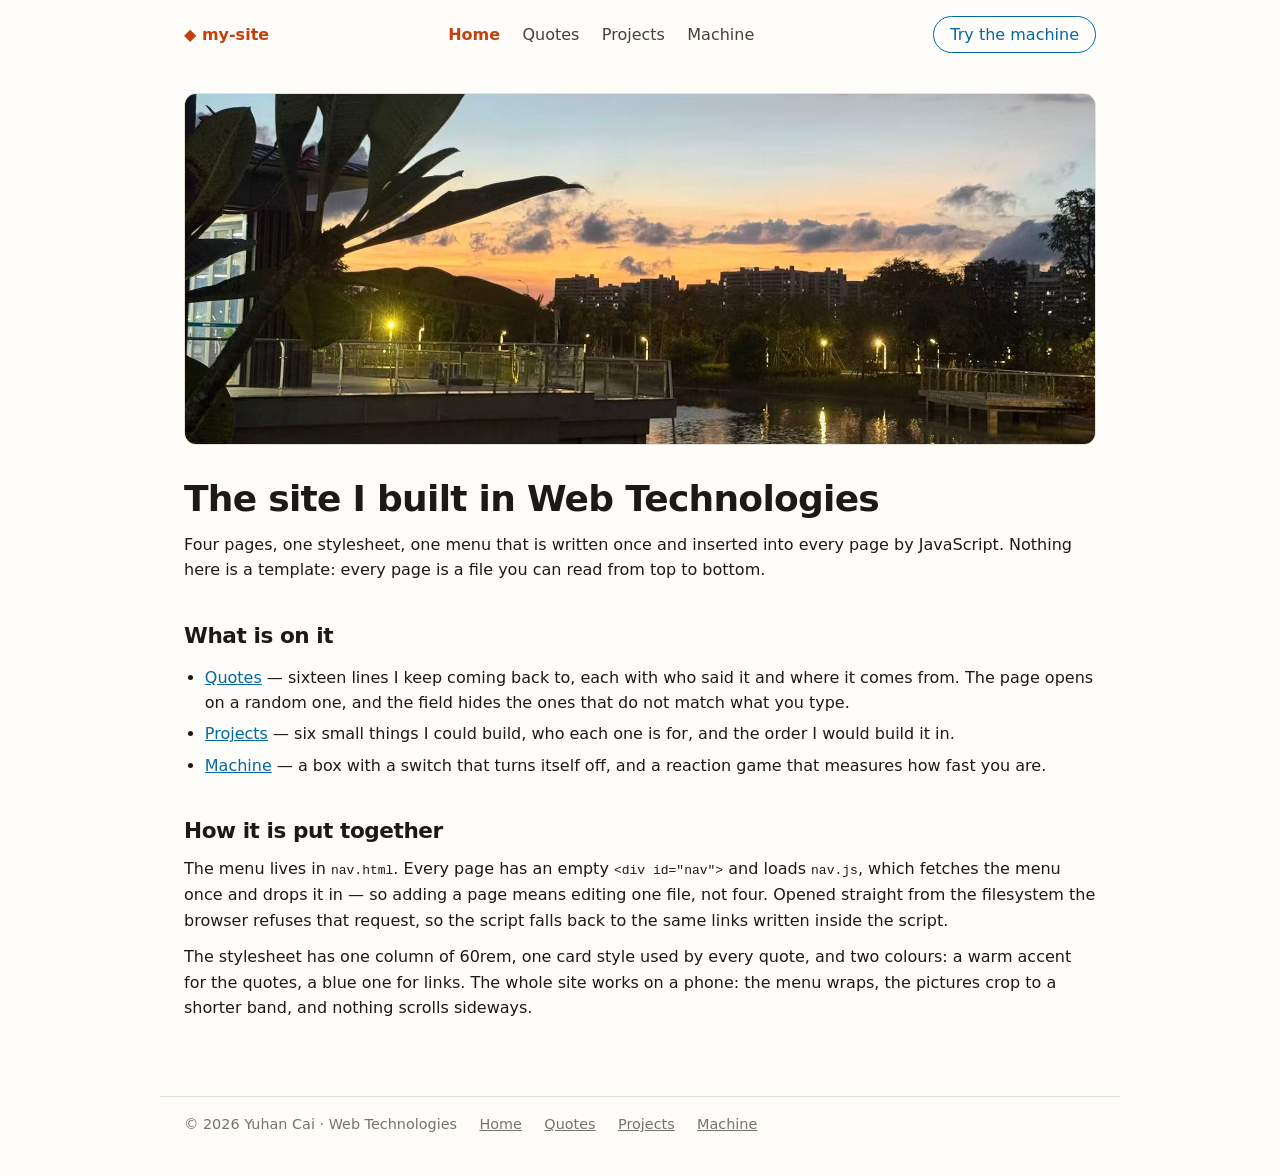
<file: index.html>
<!DOCTYPE html>
<html lang="en">
<head>
<meta charset="utf-8">
<meta name="viewport" content="width=device-width, initial-scale=1">
<title>my-site — the learning website</title>
<meta name="description" content="The site I built during Web Technologies: a home page, sixteen quotes, project ideas, and a machine that turns itself off.">
<link rel="icon" href="Images/favicon-32.png" sizes="32x32" type="image/png">
<link rel="apple-touch-icon" href="Images/icon-180.png">
<meta name="theme-color" content="#fffdf9">
<meta property="og:type" content="website">
<meta property="og:site_name" content="my-site">
<meta property="og:title" content="my-site — the learning website">
<meta property="og:description" content="Four pages built during Web Technologies, with one menu shared by all of them.">
<meta property="og:url" content="https://cccyyyhhh123.github.io/my-site/">
<meta property="og:image" content="https://cccyyyhhh123.github.io/my-site/Images/cover-1200x630.jpg">
<meta property="og:image:width" content="1200">
<meta property="og:image:height" content="630">
<meta name="twitter:card" content="summary_large_image">
<link rel="stylesheet" href="style.css">
</head>
<body>

<div id="nav"></div>

<main>
  <div class="hero">
    <img src="Images/hero.jpg"
         alt="The lake on campus at sunset, with the walkway and the lights coming on">
  </div>

  <h1>The site I built in Web Technologies</h1>
  <p>Four pages, one stylesheet, one menu that is written once and inserted into
     every page by JavaScript. Nothing here is a template: every page is a file
     you can read from top to bottom.</p>

  <h2>What is on it</h2>
  <ul>
    <li><a href="quotes.html">Quotes</a> — sixteen lines I keep coming back to, each with
        who said it and where it comes from. The page opens on a random one, and the
        field hides the ones that do not match what you type.</li>
    <li><a href="project.html">Projects</a> — six small things I could build, who each
        one is for, and the order I would build it in.</li>
    <li><a href="machine.html">Machine</a> — a box with a switch that turns itself off,
        and a reaction game that measures how fast you are.</li>
  </ul>

  <h2>How it is put together</h2>
  <p>The menu lives in <code>nav.html</code>. Every page has an empty
     <code>&lt;div id="nav"&gt;</code> and loads <code>nav.js</code>, which fetches the
     menu once and drops it in — so adding a page means editing one file, not four.
     Opened straight from the filesystem the browser refuses that request, so the
     script falls back to the same links written inside the script.</p>
  <p>The stylesheet has one column of 60rem, one card style used by every quote, and
     two colours: a warm accent for the quotes, a blue one for links. The whole site
     works on a phone: the menu wraps, the pictures crop to a shorter band, and
     nothing scrolls sideways.</p>
</main>

<footer class="site-footer">
  <span>© 2026 Yuhan Cai · Web Technologies</span>
  <a href="index.html">Home</a>
  <a href="quotes.html">Quotes</a>
  <a href="project.html">Projects</a>
  <a href="machine.html">Machine</a>
</footer>

<script src="nav.js"></script>
</body>
</html>
</file>
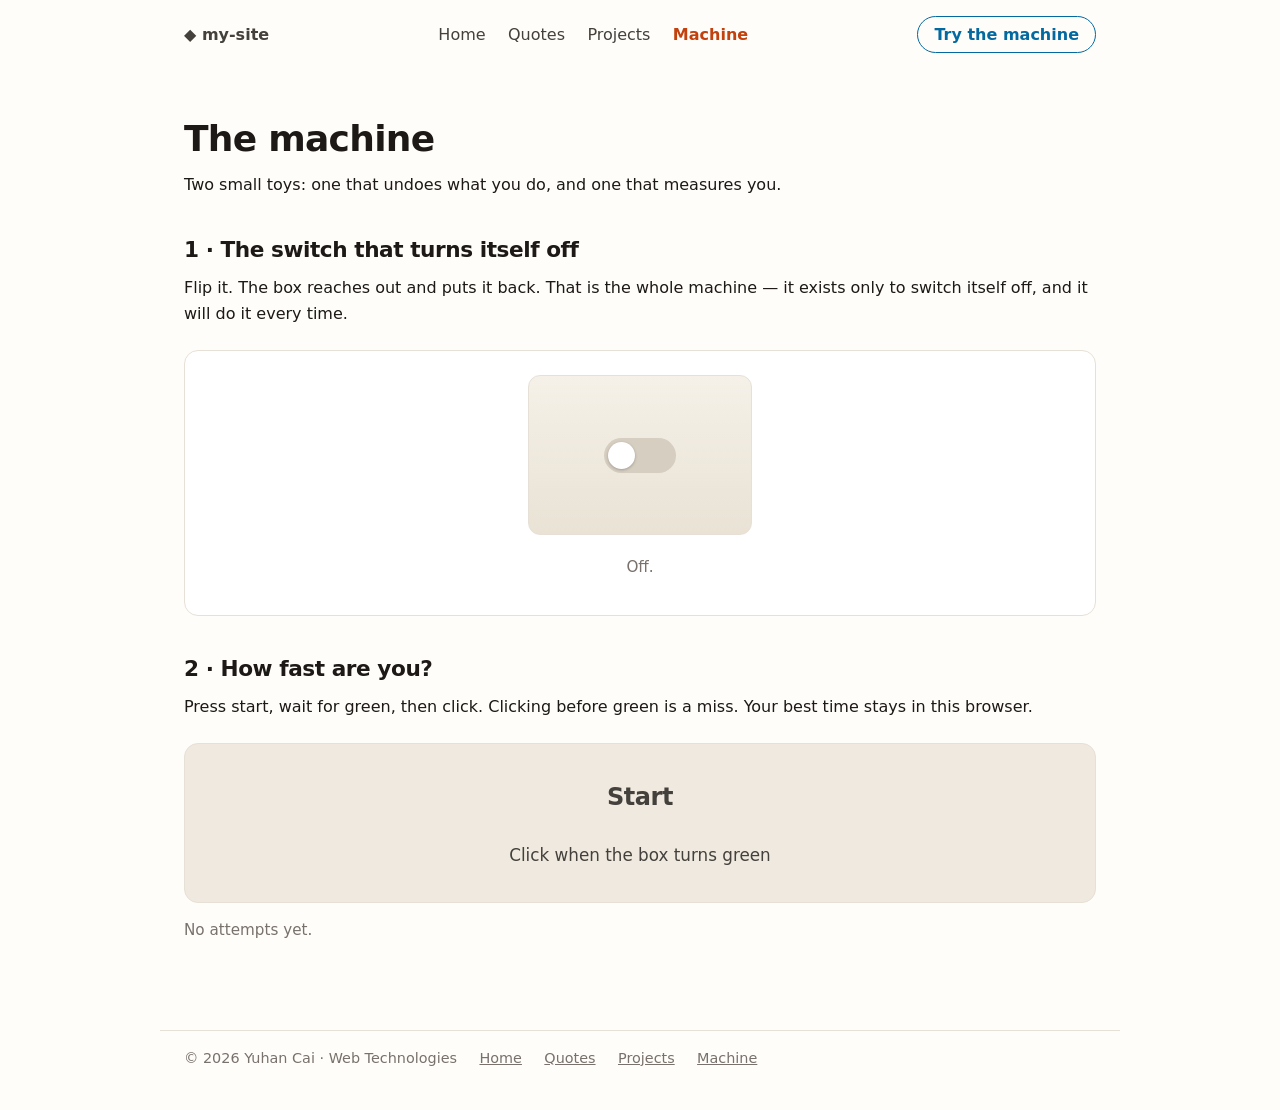
<file: machine.html>
<!DOCTYPE html>
<html lang="en">
<head>
<meta charset="utf-8">
<meta name="viewport" content="width=device-width, initial-scale=1">
<title>Machine — my-site</title>
<meta name="description" content="A box with a switch that turns itself off, and a reaction game that measures how fast you are.">
<link rel="icon" href="Images/favicon-32.png" sizes="32x32" type="image/png">
<link rel="apple-touch-icon" href="Images/icon-180.png">
<meta name="theme-color" content="#fffdf9">
<meta property="og:type" content="website">
<meta property="og:site_name" content="my-site">
<meta property="og:title" content="Machine — my-site">
<meta property="og:description" content="A useless machine, and a game that measures your reaction time.">
<meta property="og:url" content="https://cccyyyhhh123.github.io/my-site/machine.html">
<meta property="og:image" content="https://cccyyyhhh123.github.io/my-site/Images/cover-1200x630.jpg">
<meta property="og:image:width" content="1200">
<meta property="og:image:height" content="630">
<meta name="twitter:card" content="summary_large_image">
<link rel="stylesheet" href="style.css">
</head>
<body>

<div id="nav"></div>

<main>
  <h1>The machine</h1>
  <p>Two small toys: one that undoes what you do, and one that measures you.</p>

  <h2>1 · The switch that turns itself off</h2>
  <p>Flip it. The box reaches out and puts it back. That is the whole machine —
     it exists only to switch itself off, and it will do it every time.</p>

  <div class="machine">
    <div class="machine__box" id="machineBox">
      <button class="machine__switch" id="machineSwitch" type="button"
              aria-pressed="false" aria-label="The switch"></button>
      <span class="machine__hand" aria-hidden="true"></span>
    </div>
    <p class="machine__status" id="machineStatus" role="status" aria-live="polite">Off.</p>

  </div>

  <h2>2 · How fast are you?</h2>
  <p>Press start, wait for green, then click. Clicking before green is a miss.
     Your best time stays in this browser.</p>

  <div class="game">
    <button class="game__pad" id="pad" type="button">
      <strong>Start</strong>
      <span>Click when the box turns green</span>
    </button>
    <p class="game__result" id="result" role="status" aria-live="polite">No attempts yet.</p>
  </div>
</main>

<footer class="site-footer">
  <span>© 2026 Yuhan Cai · Web Technologies</span>
  <a href="index.html">Home</a>
  <a href="quotes.html">Quotes</a>
  <a href="project.html">Projects</a>
  <a href="machine.html">Machine</a>
</footer>

<script src="nav.js"></script>
<script>
  /* ---------- 1 · the useless machine ---------- */
  (function () {
    var box = document.getElementById('machineBox');
    var sw = document.getElementById('machineSwitch');
    var status = document.getElementById('machineStatus');
    if (!box || !sw) return;
    var busy = false;

    sw.addEventListener('click', function () {
      if (busy || sw.getAttribute('aria-pressed') === 'true') return;
      busy = true;
      sw.setAttribute('aria-pressed', 'true');
      status.textContent = 'On. The machine is thinking about it…';

      setTimeout(function () {
        box.classList.add('is-working');
        status.textContent = 'Something is coming out of the box…';
      }, 400);

      setTimeout(function () {
        sw.setAttribute('aria-pressed', 'false');
        status.textContent = 'Off again. That is all it does.';
      }, 1100);

      setTimeout(function () {
        box.classList.remove('is-working');
        busy = false;
      }, 1600);
    });
  })();

  /* ---------- 2 · the reaction game ---------- */
  (function () {
    var pad = document.getElementById('pad');
    var result = document.getElementById('result');
    if (!pad || !result) return;

    var state = 'idle';        // idle | waiting | ready | done
    var startAt = 0;
    var timer = 0;
    var best = Number(localStorage.getItem('reactionBest')) || 0;

    function showBest() {
      if (best) result.innerHTML = 'Best so far: <b>' + best + ' ms</b>.';
      else result.textContent = 'No attempts yet.';
    }

    function paint(label, hint, cls) {
      pad.className = 'game__pad' + (cls ? ' ' + cls : '');
      pad.innerHTML = '<strong>' + label + '</strong><span>' + hint + '</span>';
    }

    function start() {
      state = 'waiting';
      paint('Wait…', 'Not yet — wait for green', 'is-ready');
      var delay = 900 + Math.random() * 2200;
      timer = setTimeout(function () {
        state = 'ready';
        startAt = performance.now();
        paint('Now!', 'Click', 'is-go');
      }, delay);
    }

    pad.addEventListener('click', function () {
      if (state === 'idle' || state === 'done') { start(); return; }

      if (state === 'waiting') {
        clearTimeout(timer);
        state = 'done';
        paint('Too early', 'You clicked before green — click to try again', 'is-early');
        return;
      }

      if (state === 'ready') {
        var ms = Math.round(performance.now() - startAt);
        state = 'done';
        var better = !best || ms < best;
        if (better) {
          best = ms;
          localStorage.setItem('reactionBest', String(best));
        }
        paint(ms + ' ms', better ? 'That is your best so far — click to go again'
                                 : 'Click to go again', '');
        result.innerHTML = better
          ? 'New best: <b>' + ms + ' ms</b>.'
          : 'Last: <b>' + ms + ' ms</b> · best <b>' + best + ' ms</b>.';
      }
    });

    showBest();
  })();
</script>
</body>
</html>
</file>
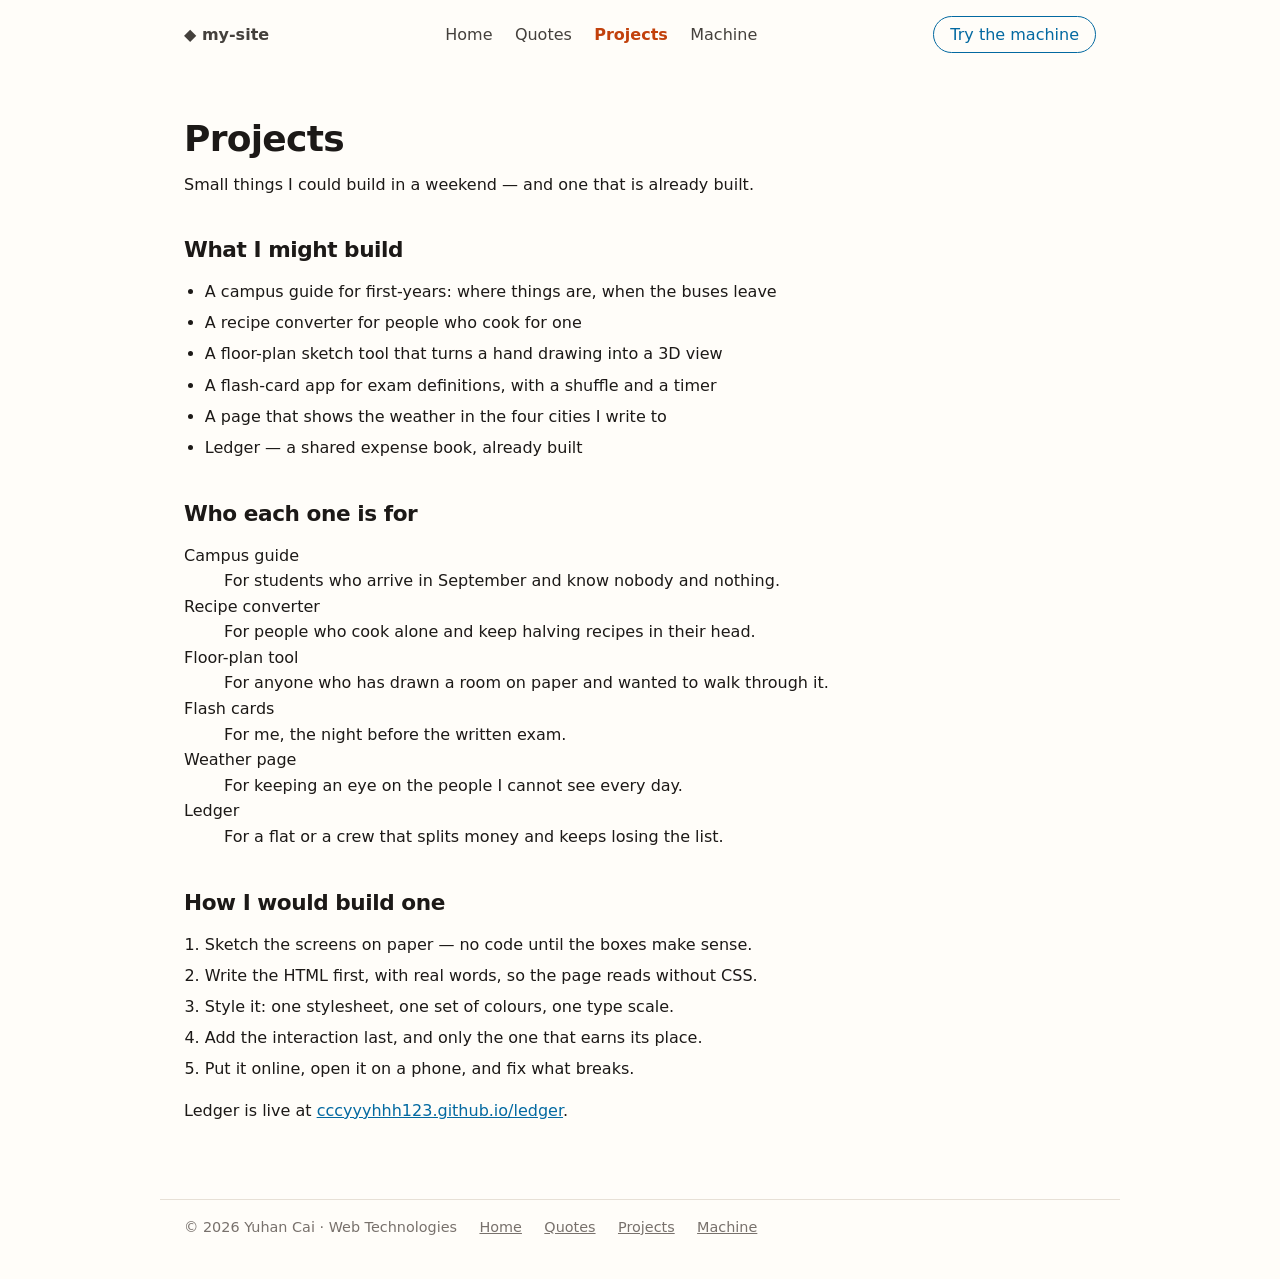
<file: project.html>
<!DOCTYPE html>
<html lang="en">
<head>
<meta charset="utf-8">
<meta name="viewport" content="width=device-width, initial-scale=1">
<title>Projects — my-site</title>
<meta name="description" content="Six small projects I could build, who each one is for, and the order I would build it in.">
<link rel="icon" href="Images/favicon-32.png" sizes="32x32" type="image/png">
<link rel="apple-touch-icon" href="Images/icon-180.png">
<meta name="theme-color" content="#fffdf9">
<meta property="og:type" content="website">
<meta property="og:site_name" content="my-site">
<meta property="og:title" content="Projects — my-site">
<meta property="og:description" content="Six small projects I could build, and who each one is for.">
<meta property="og:url" content="https://cccyyyhhh123.github.io/my-site/project.html">
<meta property="og:image" content="https://cccyyyhhh123.github.io/my-site/Images/cover-1200x630.jpg">
<meta property="og:image:width" content="1200">
<meta property="og:image:height" content="630">
<meta name="twitter:card" content="summary_large_image">
<link rel="stylesheet" href="style.css">
</head>
<body>

<div id="nav"></div>

<main>
  <h1>Projects</h1>
  <p>Small things I could build in a weekend — and one that is already built.</p>

  <h2>What I might build</h2>
  <ul>
    <li>A campus guide for first-years: where things are, when the buses leave</li>
    <li>A recipe converter for people who cook for one</li>
    <li>A floor-plan sketch tool that turns a hand drawing into a 3D view</li>
    <li>A flash-card app for exam definitions, with a shuffle and a timer</li>
    <li>A page that shows the weather in the four cities I write to</li>
    <li>Ledger — a shared expense book, already built</li>
  </ul>

  <h2>Who each one is for</h2>
  <dl>
    <dt>Campus guide</dt>
    <dd>For students who arrive in September and know nobody and nothing.</dd>

    <dt>Recipe converter</dt>
    <dd>For people who cook alone and keep halving recipes in their head.</dd>

    <dt>Floor-plan tool</dt>
    <dd>For anyone who has drawn a room on paper and wanted to walk through it.</dd>

    <dt>Flash cards</dt>
    <dd>For me, the night before the written exam.</dd>

    <dt>Weather page</dt>
    <dd>For keeping an eye on the people I cannot see every day.</dd>

    <dt>Ledger</dt>
    <dd>For a flat or a crew that splits money and keeps losing the list.</dd>
  </dl>

  <h2>How I would build one</h2>
  <ol>
    <li>Sketch the screens on paper — no code until the boxes make sense.</li>
    <li>Write the HTML first, with real words, so the page reads without CSS.</li>
    <li>Style it: one stylesheet, one set of colours, one type scale.</li>
    <li>Add the interaction last, and only the one that earns its place.</li>
    <li>Put it online, open it on a phone, and fix what breaks.</li>
  </ol>

  <p>Ledger is live at
     <a href="https://cccyyyhhh123.github.io/ledger/">cccyyyhhh123.github.io/ledger</a>.</p>
</main>

<footer class="site-footer">
  <span>© 2026 Yuhan Cai · Web Technologies</span>
  <a href="index.html">Home</a>
  <a href="quotes.html">Quotes</a>
  <a href="project.html">Projects</a>
  <a href="machine.html">Machine</a>
</footer>

<script src="nav.js"></script>
</body>
</html>
</file>
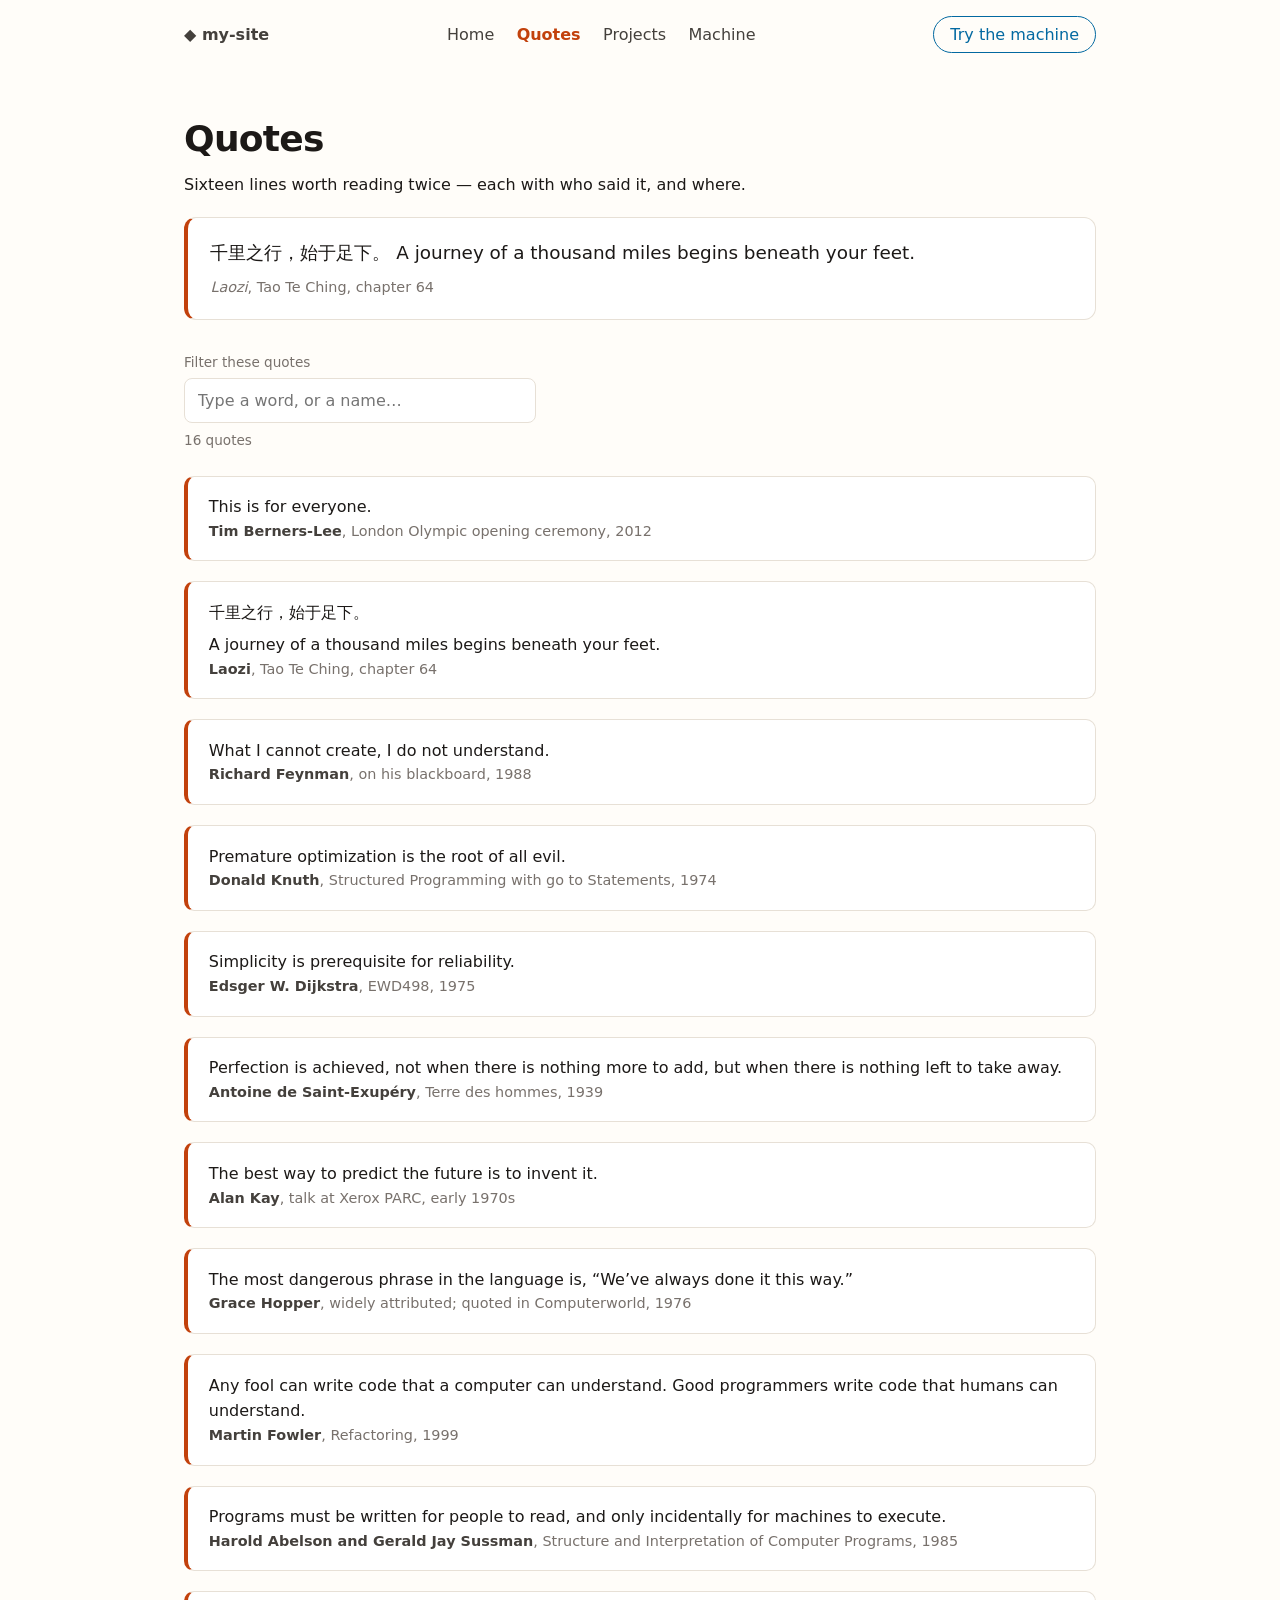
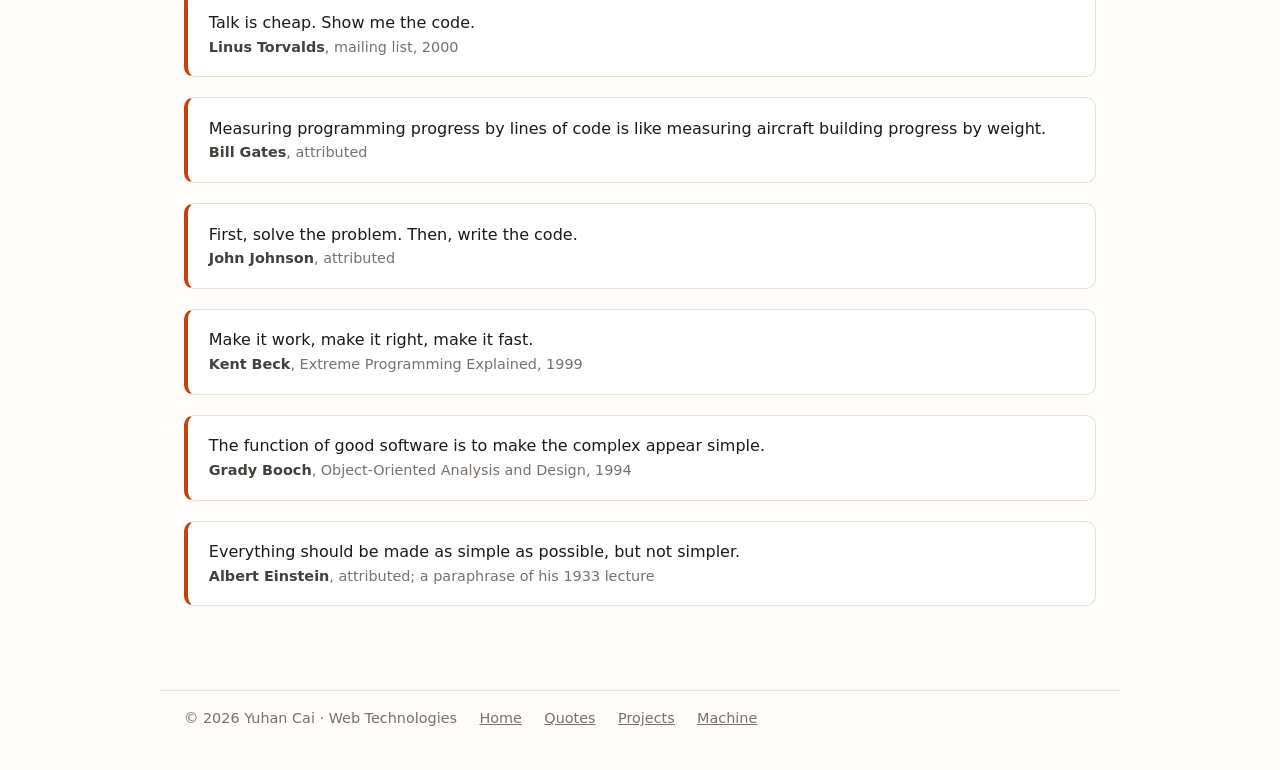
<file: quotes.html>
<!DOCTYPE html>
<html lang="en">
<head>
<meta charset="utf-8">
<meta name="viewport" content="width=device-width, initial-scale=1">
<title>Quotes — my-site</title>
<meta name="description" content="Sixteen quotes worth reading twice, each with who said it and where it comes from. Filter them, or read the one at the top.">
<link rel="icon" href="Images/favicon-32.png" sizes="32x32" type="image/png">
<link rel="apple-touch-icon" href="Images/icon-180.png">
<meta name="theme-color" content="#fffdf9">
<meta property="og:type" content="website">
<meta property="og:site_name" content="my-site">
<meta property="og:title" content="Quotes — my-site">
<meta property="og:description" content="Sixteen quotes worth reading twice, each with who said it and where it comes from.">
<meta property="og:url" content="https://cccyyyhhh123.github.io/my-site/quotes.html">
<meta property="og:image" content="https://cccyyyhhh123.github.io/my-site/Images/cover-1200x630.jpg">
<meta property="og:image:width" content="1200">
<meta property="og:image:height" content="630">
<meta name="twitter:card" content="summary_large_image">
<link rel="stylesheet" href="style.css">
</head>
<body>

<div id="nav"></div>

<main>
  <h1>Quotes</h1>
  <p>Sixteen lines worth reading twice — each with who said it, and where.</p>

  <div class="random-quote" id="randomQuote" aria-live="polite">
    <p>Loading a quote…</p>
  </div>

  <div class="filter">
    <label for="q">Filter these quotes</label>
    <input type="search" id="q" placeholder="Type a word, or a name…" autocomplete="off">
    <p class="count" id="count" role="status" aria-live="polite">16 quotes</p>
  </div>

  <article class="quote">
    <blockquote><p>This is for everyone.</p></blockquote>
    <footer><cite>Tim Berners-Lee</cite>, <span class="source">London Olympic opening ceremony, 2012</span></footer>
  </article>

  <article class="quote">
    <blockquote>
      <p lang="zh">千里之行，始于足下。</p>
      <p>A journey of a thousand miles begins beneath your feet.</p>
    </blockquote>
    <footer><cite>Laozi</cite>, <span class="source">Tao Te Ching, chapter 64</span></footer>
  </article>

  <article class="quote">
    <blockquote><p>What I cannot create, I do not understand.</p></blockquote>
    <footer><cite>Richard Feynman</cite>, <span class="source">on his blackboard, 1988</span></footer>
  </article>

  <article class="quote">
    <blockquote><p>Premature optimization is the root of all evil.</p></blockquote>
    <footer><cite>Donald Knuth</cite>, <span class="source">Structured Programming with go to Statements, 1974</span></footer>
  </article>

  <article class="quote">
    <blockquote><p>Simplicity is prerequisite for reliability.</p></blockquote>
    <footer><cite>Edsger W. Dijkstra</cite>, <span class="source">EWD498, 1975</span></footer>
  </article>

  <article class="quote">
    <blockquote>
      <p>Perfection is achieved, not when there is nothing more to add, but when there
         is nothing left to take away.</p>
    </blockquote>
    <footer><cite>Antoine de Saint-Exupéry</cite>, <span class="source">Terre des hommes, 1939</span></footer>
  </article>

  <article class="quote">
    <blockquote><p>The best way to predict the future is to invent it.</p></blockquote>
    <footer><cite>Alan Kay</cite>, <span class="source">talk at Xerox PARC, early 1970s</span></footer>
  </article>

  <article class="quote">
    <blockquote><p>The most dangerous phrase in the language is, “We’ve always done it this way.”</p></blockquote>
    <footer><cite>Grace Hopper</cite>, <span class="source">widely attributed; quoted in Computerworld, 1976</span></footer>
  </article>

  <article class="quote">
    <blockquote><p>Any fool can write code that a computer can understand. Good programmers write code that humans can understand.</p></blockquote>
    <footer><cite>Martin Fowler</cite>, <span class="source">Refactoring, 1999</span></footer>
  </article>

  <article class="quote">
    <blockquote><p>Programs must be written for people to read, and only incidentally for machines to execute.</p></blockquote>
    <footer><cite>Harold Abelson and Gerald Jay Sussman</cite>, <span class="source">Structure and Interpretation of Computer Programs, 1985</span></footer>
  </article>

  <article class="quote">
    <blockquote><p>Talk is cheap. Show me the code.</p></blockquote>
    <footer><cite>Linus Torvalds</cite>, <span class="source">mailing list, 2000</span></footer>
  </article>

  <article class="quote">
    <blockquote><p>Measuring programming progress by lines of code is like measuring aircraft building progress by weight.</p></blockquote>
    <footer><cite>Bill Gates</cite>, <span class="source">attributed</span></footer>
  </article>

  <article class="quote">
    <blockquote><p>First, solve the problem. Then, write the code.</p></blockquote>
    <footer><cite>John Johnson</cite>, <span class="source">attributed</span></footer>
  </article>

  <article class="quote">
    <blockquote><p>Make it work, make it right, make it fast.</p></blockquote>
    <footer><cite>Kent Beck</cite>, <span class="source">Extreme Programming Explained, 1999</span></footer>
  </article>

  <article class="quote">
    <blockquote><p>The function of good software is to make the complex appear simple.</p></blockquote>
    <footer><cite>Grady Booch</cite>, <span class="source">Object-Oriented Analysis and Design, 1994</span></footer>
  </article>

  <article class="quote">
    <blockquote><p>Everything should be made as simple as possible, but not simpler.</p></blockquote>
    <footer><cite>Albert Einstein</cite>, <span class="source">attributed; a paraphrase of his 1933 lecture</span></footer>
  </article>
</main>

<footer class="site-footer">
  <span>© 2026 Yuhan Cai · Web Technologies</span>
  <a href="index.html">Home</a>
  <a href="quotes.html">Quotes</a>
  <a href="project.html">Projects</a>
  <a href="machine.html">Machine</a>
</footer>

<script src="nav.js"></script>
<script>
  /* 1 · a random quote at the top, chosen from the cards below */
  (function () {
    var cards = Array.prototype.slice.call(document.querySelectorAll('.quote'));
    var box = document.getElementById('randomQuote');
    if (!cards.length || !box) return;
    var pick = cards[Math.floor(Math.random() * cards.length)];
    var quote = pick.querySelector('blockquote').textContent.trim();
    var source = pick.querySelector('footer').innerHTML;
    box.innerHTML = '<p>' + quote + '</p><footer>' + source + '</footer>';
  })();

  /* 2 · the filter: hide the cards that do not match what is typed */
  (function () {
    var input = document.getElementById('q');
    var count = document.getElementById('count');
    if (!input || !count) return;
    var cards = Array.prototype.slice.call(document.querySelectorAll('.quote'));
    var total = cards.length;

    function apply() {
      var q = input.value.trim().toLowerCase();
      var shown = 0;
      cards.forEach(function (card) {
        var hit = !q || card.textContent.toLowerCase().indexOf(q) !== -1;
        card.hidden = !hit;
        if (hit) shown++;
      });
      count.textContent = q
        ? shown + ' of ' + total + ' quotes match'
        : total + ' quotes';
      count.classList.toggle('none', q !== '' && shown === 0);
    }

    input.addEventListener('input', apply);
    document.addEventListener('keydown', function (event) {
      if (event.key === '/' && document.activeElement !== input) {
        event.preventDefault();
        input.focus();
      }
    });
    apply();
  })();
</script>
</body>
</html>
</file>
<file: style.css>
/* style.css — one file for the whole site
   ------------------------------------------------------------------
   Read top to bottom: text, column, menu, hero, cards, machine.
   ------------------------------------------------------------------ */

:root {
  --paper: #fffdf9;
  --card: #ffffff;
  --ink: #1c1917;
  --ink-2: #44403c;
  --muted: #78716c;
  --line: #e7e0d6;
  --accent: #0369a1;
  --accent-warm: #c2410c;
  --good: #15803d;
  --bad: #b91c1c;
  --col: 60rem;
}

* { box-sizing: border-box; }

body {
  margin: 0;
  background: var(--paper);
  color: var(--ink);
  font-family: system-ui, -apple-system, "Segoe UI", "PingFang SC", "Microsoft YaHei", sans-serif;
  line-height: 1.6;
}

img { max-width: 100%; height: auto; display: block; }

a { color: var(--accent); }
a:hover { color: var(--accent-warm); }

h1, h2, h3 { line-height: 1.2; letter-spacing: -0.02em; }
h1 { font-size: 2.25rem; margin: 2rem 0 0.5rem; }
h2 { font-size: 1.35rem; margin: 2.5rem 0 0.75rem; }
p { margin: 0.7rem 0; }
ul, ol { padding-left: 1.3rem; }
li { margin: 0.35rem 0; }

/* ---------- the column ---------- */
main {
  max-width: var(--col);
  margin: 0 auto;
  padding: 1rem 1.5rem 4rem;
}

/* ---------- the menu (inserted by nav.js) ---------- */
.site-nav {
  display: flex;
  align-items: center;
  gap: 1rem;
  max-width: var(--col);
  margin: 0 auto;
  padding: 1rem 1.5rem;
  flex-wrap: wrap;
}
.site-nav__logo {
  font-weight: 800;
  color: var(--accent-warm);
  text-decoration: none;
  white-space: nowrap;
}
.site-nav__links {
  display: flex;
  gap: 1.4rem;
  margin: 0 auto;
  padding: 0;
  list-style: none;
  flex-wrap: wrap;
}
.site-nav a { color: var(--ink-2); text-decoration: none; }
.site-nav a:hover { color: var(--accent-warm); }
.site-nav a[aria-current="page"] { color: var(--accent-warm); font-weight: 600; }
.site-nav__action {
  border: 1.5px solid var(--accent);
  border-radius: 99px;
  padding: 0.3em 1em;
  color: var(--accent) !important;
  white-space: nowrap;
}
.site-nav__action:hover { background: var(--accent); color: #fff !important; }

/* ---------- hero ---------- */
.hero { margin-top: 0.5rem; }
.hero img {
  width: 100%;
  height: 22rem;
  object-fit: cover;
  border-radius: 12px;
  border: 1px solid var(--line);
}

/* the quote of the moment, on quotes.html */
.random-quote {
  margin: 1.25rem 0 2rem;
  padding: 1.25rem 1.4rem;
  border: 1px solid var(--line);
  border-left: 4px solid var(--accent-warm);
  border-radius: 12px;
  background: var(--card);
}
.random-quote p { margin: 0; font-size: 1.15rem; }
.random-quote footer { margin-top: 0.5rem; color: var(--muted); font-size: 0.9rem; }

/* ---------- quote cards ---------- */
.quote {
  margin: 0 0 1.25rem;
  padding: 1.1em 1.3em;
  background: var(--card);
  border: 1px solid var(--line);
  border-left: 4px solid var(--accent-warm);
  border-radius: 10px;
}
.quote blockquote { margin: 0; }
.quote blockquote p { margin: 0 0 0.4em; }
.quote blockquote p:last-child { margin-bottom: 0; }
.quote footer { font-size: 0.9rem; color: var(--muted); }
.quote cite { font-style: normal; font-weight: 600; color: var(--ink-2); }
.quote[hidden] { display: none; }

/* filter field */
.filter { margin: 1rem 0 1.5rem; }
.filter label { display: block; font-size: 0.85rem; color: var(--muted); margin-bottom: 0.3rem; }
.filter input {
  font: inherit;
  width: 100%;
  max-width: 22rem;
  padding: 0.55em 0.8em;
  border: 1px solid var(--line);
  border-radius: 8px;
  background: #fff;
  color: var(--ink);
}
.filter input:focus { outline: 2px solid var(--accent); outline-offset: 1px; }
.filter .count { font-size: 0.85rem; color: var(--muted); margin-top: 0.4rem; }
.filter .count.none { color: var(--bad); }

/* ---------- the machine ---------- */
.machine {
  margin: 1.5rem 0;
  padding: 1.5rem;
  border: 1px solid var(--line);
  border-radius: 14px;
  background: var(--card);
  text-align: center;
}
.machine__box {
  position: relative;
  width: 14rem;
  height: 10rem;
  margin: 0 auto 1.25rem;
  border-radius: 12px;
  background: linear-gradient(180deg, #f5f1e8, #e9e2d5);
  border: 1px solid var(--line);
  display: grid;
  place-items: center;
  overflow: hidden;
}
.machine__switch {
  width: 4.5rem;
  height: 2.2rem;
  padding: 0.25rem;
  border: 0;
  border-radius: 99px;
  background: #d6cec1;
  cursor: pointer;
  position: relative;
  transition: background-color 0.2s ease;
}
.machine__switch::after {
  content: "";
  position: absolute;
  top: 0.25rem;
  left: 0.25rem;
  width: 1.7rem;
  height: 1.7rem;
  border-radius: 50%;
  background: #fff;
  box-shadow: 0 1px 3px rgba(0, 0, 0, 0.25);
  transition: transform 0.25s ease;
}
.machine__switch[aria-pressed="true"] { background: var(--good); }
.machine__switch[aria-pressed="true"]::after { transform: translateX(2.3rem); }
.machine__hand {
  position: absolute;
  right: -6rem;
  top: 50%;
  width: 6rem;
  height: 1.1rem;
  border-radius: 99px;
  background: #c2410c;
  transition: transform 0.35s cubic-bezier(0.34, 1.56, 0.64, 1);
}
.machine__box.is-working .machine__hand { transform: translateX(-9rem); }
.machine__status { color: var(--muted); font-size: 0.95rem; min-height: 1.5em; }

/* ---------- the reaction game ---------- */
.game { margin: 1.5rem 0; }
.game__pad {
  width: 100%;
  min-height: 10rem;
  display: grid;
  place-items: center;
  gap: 0.4rem;
  padding: 1.5rem;
  border: 1px solid var(--line);
  border-radius: 14px;
  background: #efe9df;
  color: var(--ink-2);
  font: inherit;
  font-size: 1.05rem;
  cursor: pointer;
  transition: background-color 0.15s ease, color 0.15s ease;
}
.game__pad strong { font-size: 1.5rem; letter-spacing: -0.02em; }
.game__pad.is-ready { background: #fef3c7; }
.game__pad.is-go { background: var(--good); color: #fff; }
.game__pad.is-early { background: #fee2e2; color: var(--bad); }
.game__result { margin-top: 0.9rem; color: var(--muted); font-size: 0.95rem; }
.game__result b { color: var(--ink); }

/* ---------- footer ---------- */
.site-footer {
  max-width: var(--col);
  margin: 0 auto;
  padding: 1rem 1.5rem 2.5rem;
  border-top: 1px solid var(--line);
  color: var(--muted);
  font-size: 0.9rem;
  display: flex;
  flex-wrap: wrap;
  gap: 0.4rem 1.4rem;
}
.site-footer a { color: var(--muted); }
.site-footer a:hover { color: var(--accent-warm); }

/* ---------- phone ---------- */
@media (max-width: 640px) {
  h1 { font-size: 1.75rem; }
  .hero img { height: 14rem; }
  .site-nav { padding: 0.9rem 1.25rem; }
  .site-nav__links { gap: 1rem; font-size: 0.95rem; }
  main { padding: 0.5rem 1.25rem 3rem; }
  .machine__box { width: 100%; }
}

@media (prefers-reduced-motion: reduce) {
  * { transition: none !important; animation: none !important; }
}
</file>
